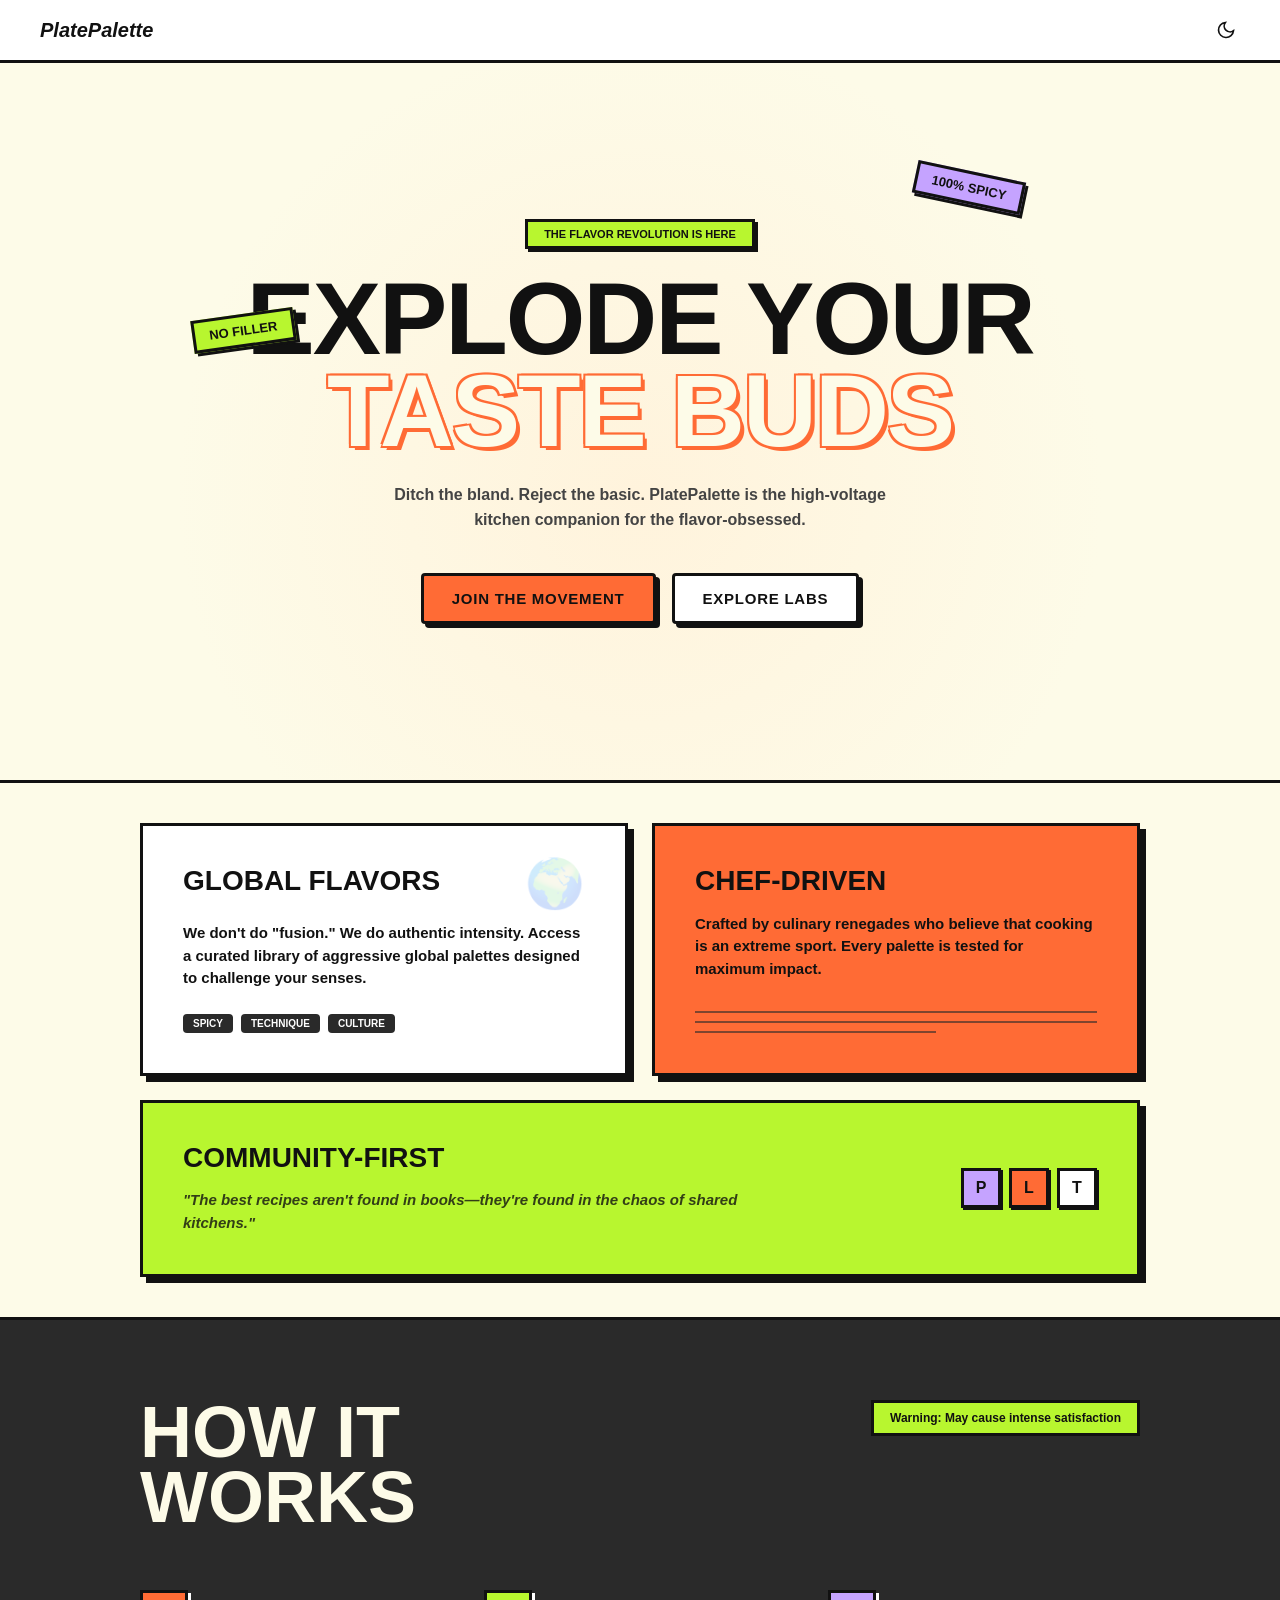
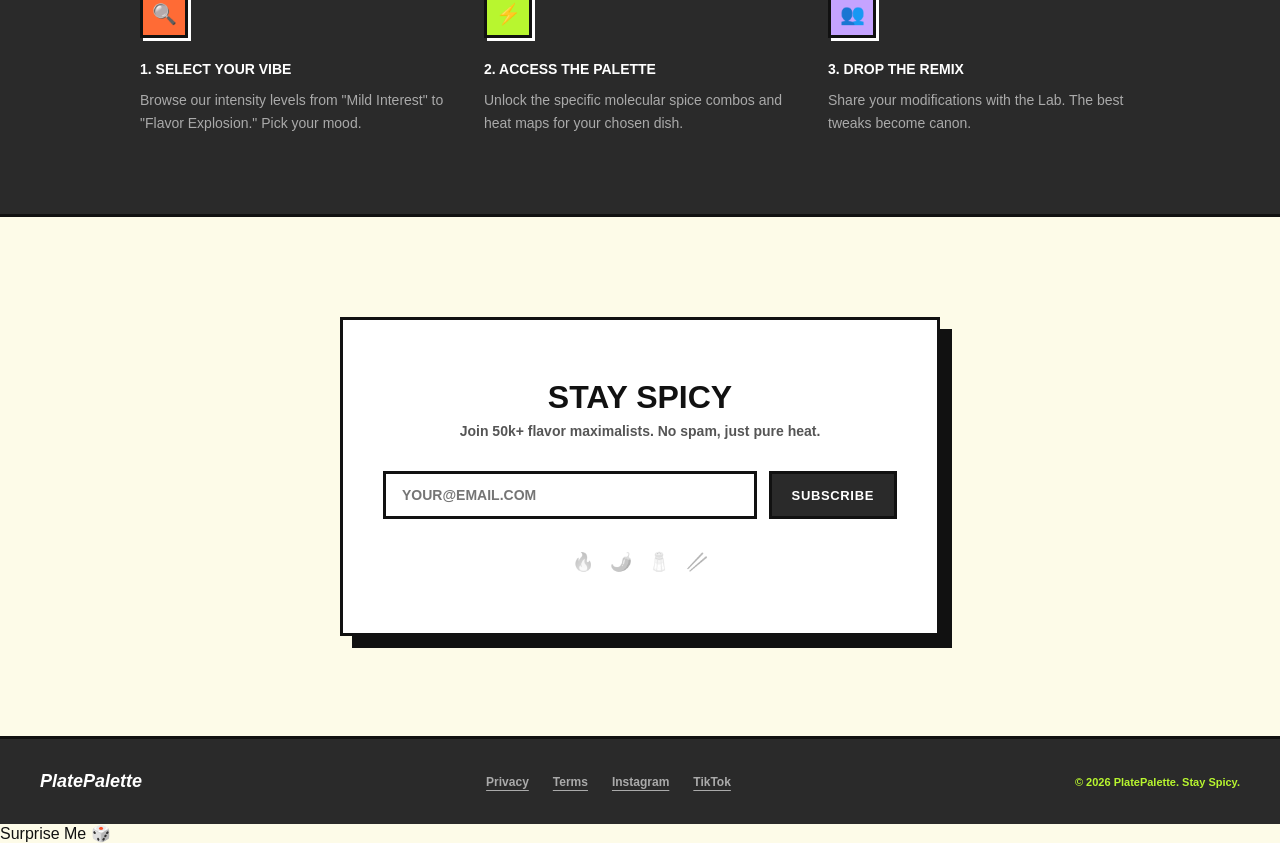
<file: PlatePallate AN/index.html>
<!DOCTYPE html>
<html lang="en">
<head>
  <meta charset="UTF-8" />
  <meta http-equiv="refresh" content="0; url=html/index.html" />
  <title>PlatePalette — Redirecting...</title>
</head>
<body>
  <p>Redirecting to <a href="html/index.html">PlatePalette</a>...</p>
</body>
</html>
</file>
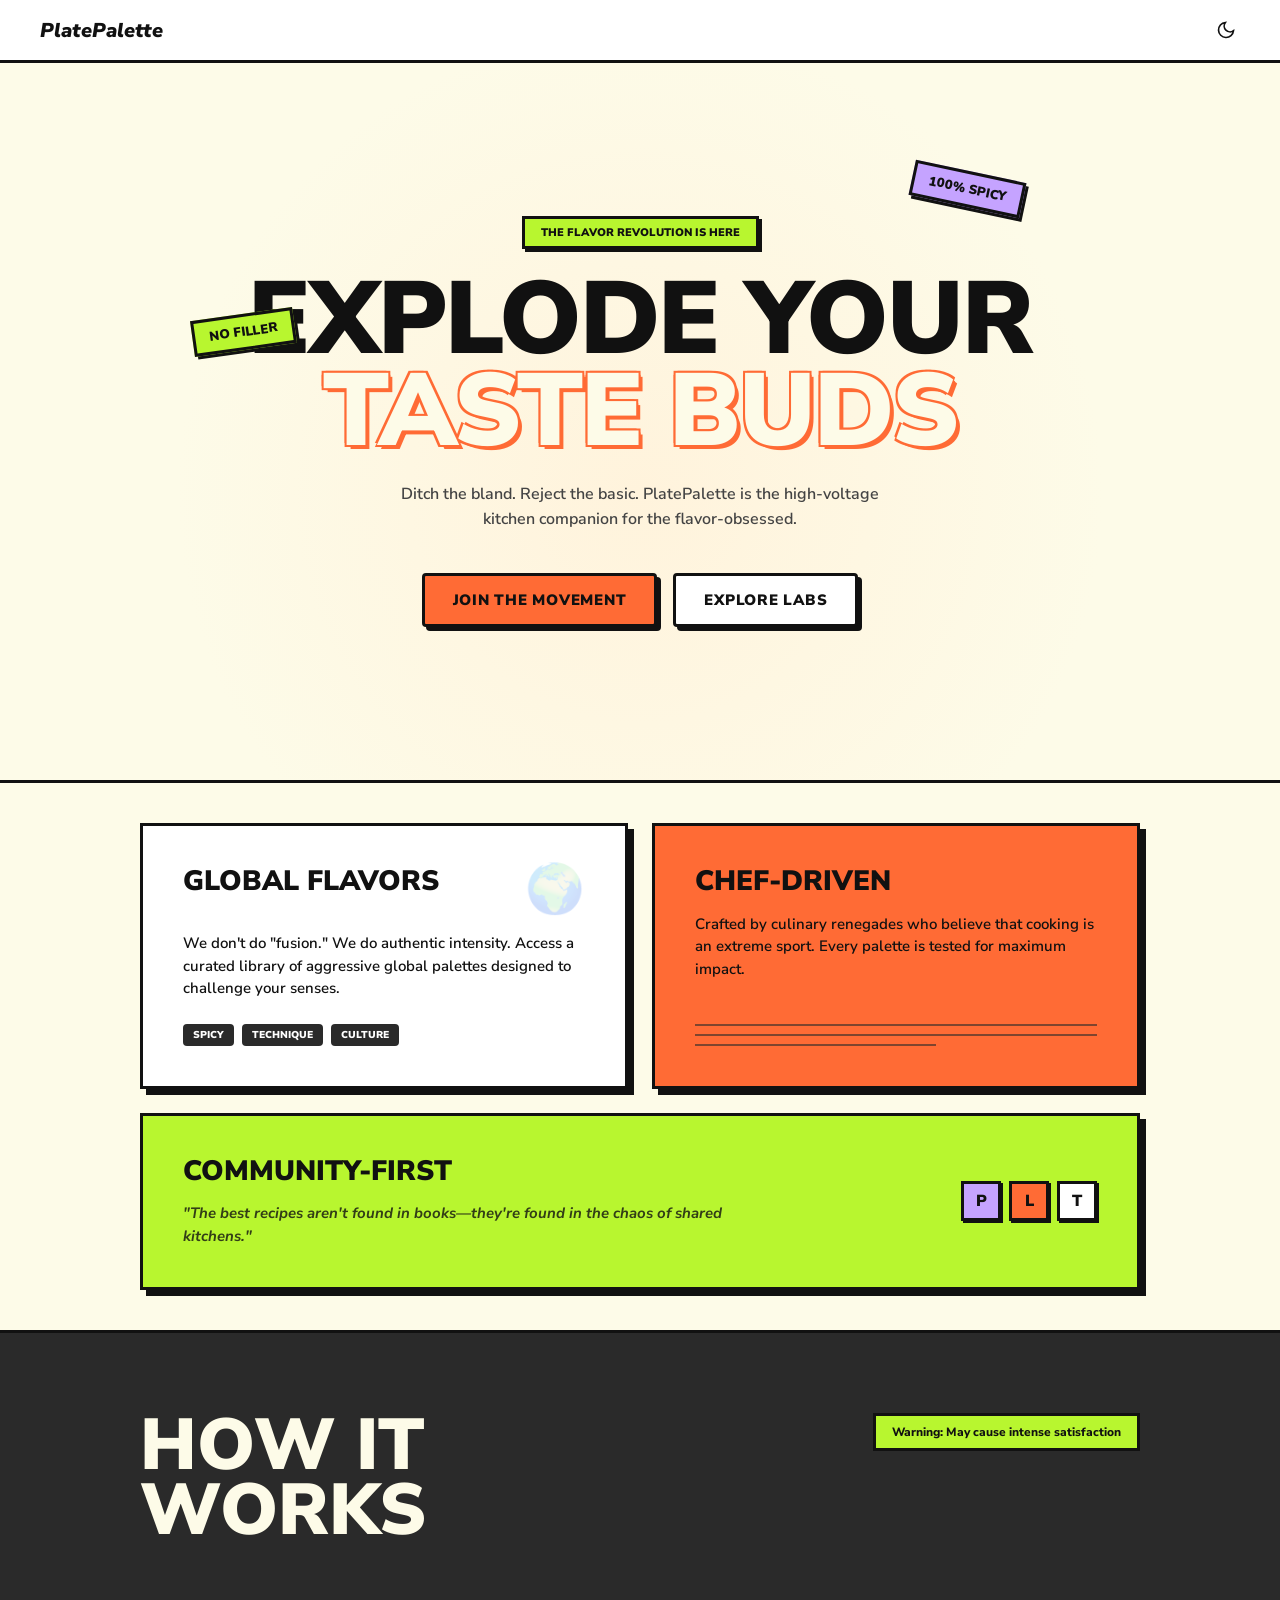
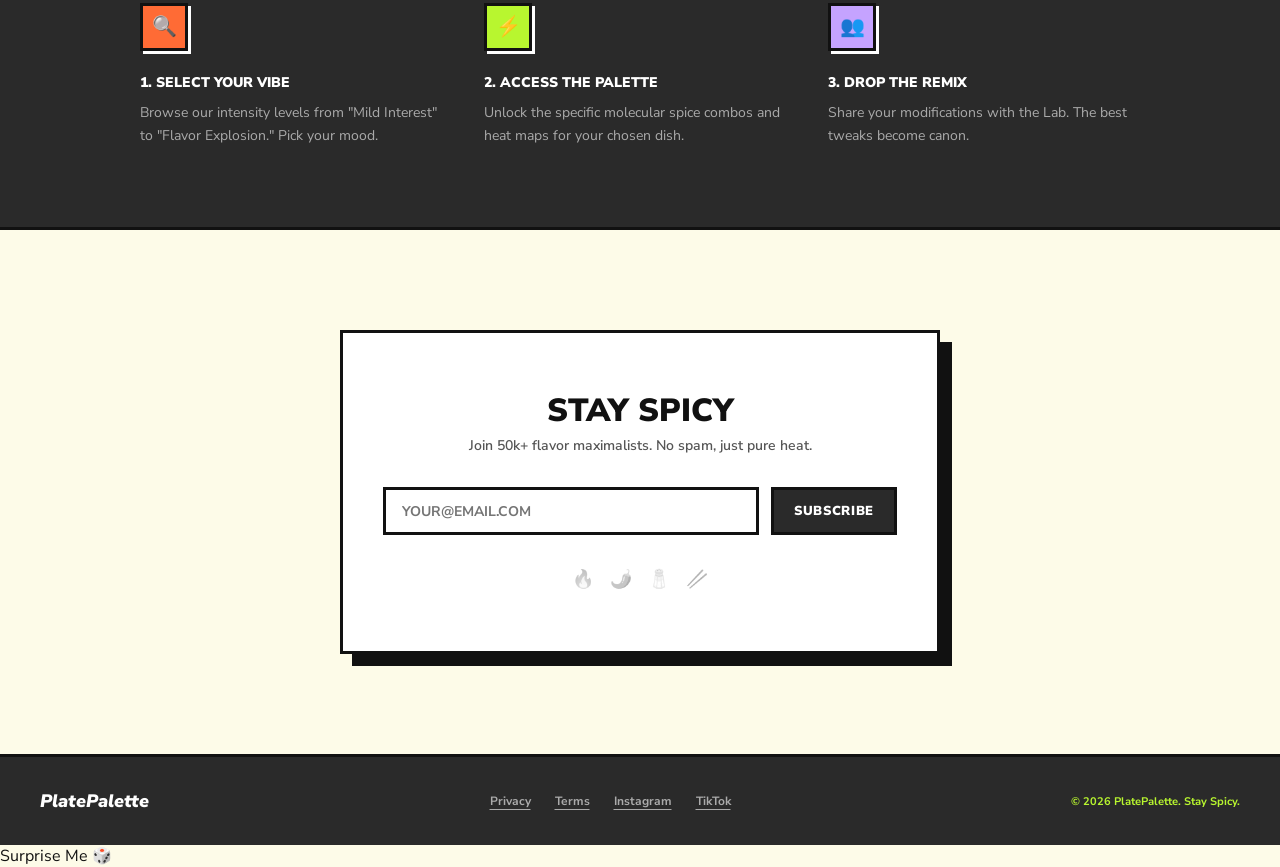
<file: PlatePallate AN/html/index.html>
<!DOCTYPE html>
<html lang="en">

<head>
  <meta charset="UTF-8" />
  <meta name="viewport" content="width=device-width, initial-scale=1.0" />
  <title>PlatePalette — The Flavor Revolution</title>
  <meta name="description" content="PlatePalette is the high-voltage kitchen companion for the flavor-obsessed." />
  <link rel="preconnect" href="https://fonts.googleapis.com" />
  <link rel="preconnect" href="https://fonts.gstatic.com" crossorigin />
  <link
    href="https://fonts.googleapis.com/css2?family=Bebas+Neue&family=Nunito+Sans:ital,wght@0,400;0,700;0,800;0,900;1,700&display=swap"
    rel="stylesheet" />
  <link rel="stylesheet" href="../css/landing.css" />
  <link rel="stylesheet" href="../css/responsive/landing.css" />
</head>

<body>

  <nav class="nb-nav">
    <div class="nb-logo">PlatePalette</div>
    <div class="nb-nav-right">
      <button id="themeToggleBtn" class="theme-toggle" aria-label="Toggle Dark Mode">
        <svg class="moon-icon" width="20" height="20" fill="none" stroke="currentColor" stroke-width="2"
          viewBox="0 0 24 24">
          <path d="M21 12.79A9 9 0 1 1 11.21 3 7 7 0 0 0 21 12.79z"></path>
        </svg>
        <svg class="sun-icon hidden" width="20" height="20" fill="none" stroke="currentColor" stroke-width="2"
          viewBox="0 0 24 24">
          <circle cx="12" cy="12" r="5"></circle>
          <line x1="12" y1="1" x2="12" y2="3"></line>
          <line x1="12" y1="21" x2="12" y2="23"></line>
          <line x1="4.22" y1="4.22" x2="5.64" y2="5.64"></line>
          <line x1="18.36" y1="18.36" x2="19.78" y2="19.78"></line>
          <line x1="1" y1="12" x2="3" y2="12"></line>
          <line x1="21" y1="12" x2="23" y2="12"></line>
          <line x1="4.22" y1="19.78" x2="5.64" y2="18.36"></line>
          <line x1="18.36" y1="5.64" x2="19.78" y2="4.22"></line>
        </svg>
      </button>
    </div>
  </nav>

  <section class="nb-hero">
    <div class="nb-floating nb-float-left">NO FILLER</div>
    <div class="nb-floating nb-float-right">100% SPICY</div>

    <div class="nb-hero-content">
      <div class="nb-badge nb-badge-green">THE FLAVOR REVOLUTION IS HERE</div>
      <h1 class="nb-headline">
        EXPLODE YOUR<br>
        <span class="nb-outline">TASTE BUDS</span>
      </h1>
      <p class="nb-subtext">
        Ditch the bland. Reject the basic. PlatePalette is the high-voltage kitchen companion for the flavor-obsessed.
      </p>
      <div class="nb-hero-ctas">
        <a href="submit.html" class="nb-btn nb-btn-lg nb-orange">JOIN THE MOVEMENT</a>
        <a href="explore.html" class="nb-btn nb-btn-lg nb-white">EXPLORE LABS</a>
      </div>
    </div>
  </section>

  <section class="nb-grid-section">
    <div class="nb-bento">
      <div class="nb-card nb-white nb-card-left">
        <div class="nb-card-header">
          <h2>GLOBAL FLAVORS</h2>
          <div class="nb-icon-globe">🌍</div>
        </div>
        <p>We don't do "fusion." We do authentic intensity. Access a curated library of aggressive global palettes
          designed to challenge your senses.</p>
        <div class="nb-tags">
          <span>SPICY</span><span>TECHNIQUE</span><span>CULTURE</span>
        </div>
      </div>
      <div class="nb-card nb-orange nb-card-right">
        <h2>CHEF-DRIVEN</h2>
        <p>Crafted by culinary renegades who believe that cooking is an extreme sport. Every palette is tested for
          maximum impact.</p>
        <div class="nb-lines">
          <div class="nb-line"></div>
          <div class="nb-line"></div>
          <div class="nb-line" style="width: 60%;"></div>
        </div>
      </div>
      <div class="nb-card nb-green nb-card-full">
        <div class="nb-full-left">
          <h2>COMMUNITY-FIRST</h2>
          <p>"The best recipes aren't found in books—they're found in the chaos of shared kitchens."</p>
        </div>
        <div class="nb-full-right">
          <div class="nb-boxes">
            <div class="nb-box nb-purple">P</div>
            <div class="nb-box nb-orange">L</div>
            <div class="nb-box nb-white">T</div>
          </div>
        </div>
      </div>
    </div>
  </section>

  <section class="nb-how-it-works">
    <div class="nb-hiw-container">
      <div class="nb-hiw-header">
        <h2 class="nb-dark-headline">HOW IT<br>WORKS</h2>
        <div class="nb-warning">Warning: May cause intense satisfaction</div>
      </div>
      <div class="nb-hiw-steps">
        <div class="nb-step">
          <div class="nb-step-icon nb-orange">🔍</div>
          <h3>1. SELECT YOUR VIBE</h3>
          <p>Browse our intensity levels from "Mild Interest" to "Flavor Explosion." Pick your mood.</p>
        </div>
        <div class="nb-step">
          <div class="nb-step-icon nb-green">⚡</div>
          <h3>2. ACCESS THE PALETTE</h3>
          <p>Unlock the specific molecular spice combos and heat maps for your chosen dish.</p>
        </div>
        <div class="nb-step">
          <div class="nb-step-icon nb-purple">👥</div>
          <h3>3. DROP THE REMIX</h3>
          <p>Share your modifications with the Lab. The best tweaks become canon.</p>
        </div>
      </div>
    </div>
  </section>

  <section class="nb-subscribe">
    <div class="nb-sub-box">
      <h2>STAY SPICY</h2>
      <p>Join 50k+ flavor maximalists. No spam, just pure heat.</p>
      <form class="nb-sub-form" onsubmit="event.preventDefault(); alert('Welcome to the revolution! 🌶️');">
        <input type="email" placeholder="YOUR@EMAIL.COM" required />
        <button type="submit" class="nb-btn nb-dark">SUBSCRIBE</button>
      </form>
      <div class="nb-sub-icons">
        <span>🔥</span><span>🌶️</span><span>🧂</span><span>🥢</span>
      </div>
    </div>
  </section>

  <footer class="nb-footer">
    <div class="nb-footer-logo">PlatePalette</div>
    <div class="nb-footer-links">
      <a href="#">Privacy</a>
      <a href="#">Terms</a>
      <a href="#">Instagram</a>
      <a href="#">TikTok</a>
    </div>
    <div class="nb-footer-copy">© 2026 PlatePalette. Stay Spicy.</div>
  </footer>

  <a href="surprise.html" class="nav-surprise-btn">Surprise Me 🎲</a>

  <script src="../js/theme.js"></script>
</body>

</html>
</file>
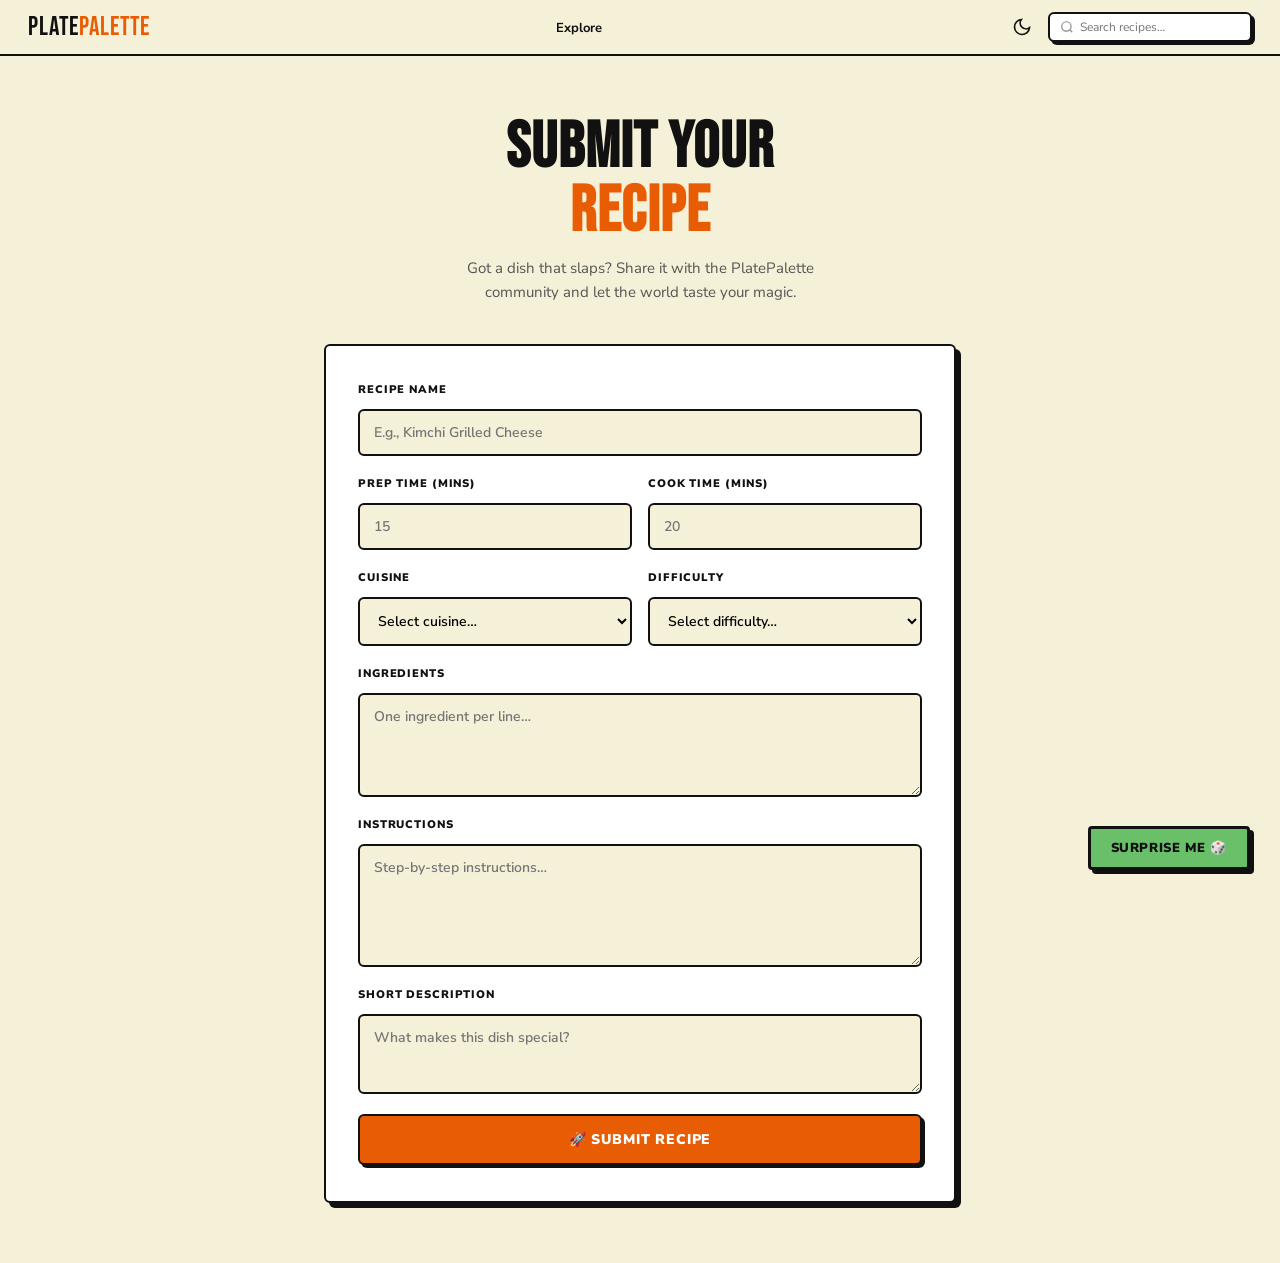
<file: PlatePallate AN/html/submit.html>
<!DOCTYPE html>
<html lang="en">

<head>
  <meta charset="UTF-8" />
  <meta name="viewport" content="width=device-width, initial-scale=1.0" />
  <title>PlatePalette — Submit a Recipe</title>
  <link rel="preconnect" href="https://fonts.googleapis.com" />
  <link rel="preconnect" href="https://fonts.gstatic.com" crossorigin />
  <link
    href="https://fonts.googleapis.com/css2?family=Bebas+Neue&family=Nunito+Sans:wght@400;600;700;800;900&display=swap"
    rel="stylesheet" />
  <link rel="stylesheet" href="../css/styles.css" />
  <link rel="stylesheet" href="../css/responsive/styles.css" />
  <link rel="stylesheet" href="../css/submit.css" />
</head>

<body>

  <nav class="navbar">
    <a href="index.html" class="logo">PLATE<span>PALETTE</span></a>
    <ul class="nav-links">
      <li><a href="explore.html">Explore</a></li>
    </ul>
    <div class="nav-right">
      <button id="themeToggleBtn" class="theme-toggle" aria-label="Toggle Dark Mode">
        <svg class="moon-icon" width="20" height="20" fill="none" stroke="currentColor" stroke-width="2"
          viewBox="0 0 24 24">
          <path d="M21 12.79A9 9 0 1 1 11.21 3 7 7 0 0 0 21 12.79z"></path>
        </svg>
        <svg class="sun-icon hidden" width="20" height="20" fill="none" stroke="currentColor" stroke-width="2"
          viewBox="0 0 24 24">
          <circle cx="12" cy="12" r="5"></circle>
          <line x1="12" y1="1" x2="12" y2="3"></line>
          <line x1="12" y1="21" x2="12" y2="23"></line>
          <line x1="4.22" y1="4.22" x2="5.64" y2="5.64"></line>
          <line x1="18.36" y1="18.36" x2="19.78" y2="19.78"></line>
          <line x1="1" y1="12" x2="3" y2="12"></line>
          <line x1="21" y1="12" x2="23" y2="12"></line>
          <line x1="4.22" y1="19.78" x2="5.64" y2="18.36"></line>
          <line x1="18.36" y1="5.64" x2="19.78" y2="4.22"></line>
        </svg>
      </button>
      <div class="search-box">
        <svg width="14" height="14" fill="none" stroke="currentColor" stroke-width="2" viewBox="0 0 24 24">
          <circle cx="11" cy="11" r="8" />
          <path d="m21 21-4.35-4.35" />
        </svg>
        <input type="text" placeholder="Search recipes…" />
      </div>
    </div>
  </nav>

  <div class="submit-page">
    <div class="submit-header">
      <h1>SUBMIT YOUR<br><span>RECIPE</span></h1>
      <p>Got a dish that slaps? Share it with the PlatePalette community and let the world taste your magic.</p>
    </div>

    <div class="submit-form" id="formCard">
      <form id="recipeForm">
        <div class="form-group">
          <label>Recipe Name</label>
          <input type="text" placeholder="E.g., Kimchi Grilled Cheese" required />
        </div>
        <div class="form-row">
          <div class="form-group">
            <label>Prep Time (mins)</label>
            <input type="number" placeholder="15" required />
          </div>
          <div class="form-group">
            <label>Cook Time (mins)</label>
            <input type="number" placeholder="20" required />
          </div>
        </div>
        <div class="form-row">
          <div class="form-group">
            <label>Cuisine</label>
            <select required>
              <option value="">Select cuisine…</option>
              <option>Italian</option>
              <option>Mexican</option>
              <option>Japanese</option>
              <option>Indian</option>
              <option>French</option>
              <option>American</option>
              <option>Other</option>
            </select>
          </div>
          <div class="form-group">
            <label>Difficulty</label>
            <select required>
              <option value="">Select difficulty…</option>
              <option>Easy</option>
              <option>Medium</option>
              <option>Hard</option>
            </select>
          </div>
        </div>
        <div class="form-group">
          <label>Ingredients</label>
          <textarea rows="4" placeholder="One ingredient per line…" required></textarea>
        </div>
        <div class="form-group">
          <label>Instructions</label>
          <textarea rows="5" placeholder="Step-by-step instructions…" required></textarea>
        </div>
        <div class="form-group">
          <label>Short Description</label>
          <textarea rows="2" placeholder="What makes this dish special?" required></textarea>
        </div>
        <button type="submit" class="submit-btn">🚀 Submit Recipe</button>
      </form>
    </div>

    <div class="success-msg" id="successMsg">
      <div class="big">🎉</div>
      <h2>RECIPE SUBMITTED!</h2>
      <p>Your recipe is now under review. The community will taste your magic soon!</p>
      <a href="explore.html">Browse Recipes →</a>
    </div>
  </div>

  <a href="surprise.html" class="nav-surprise-btn">Surprise Me 🎲</a>

  <script src="../js/submit.js"></script>
  <script src="../js/theme.js"></script>
</body>

</html>
</file>
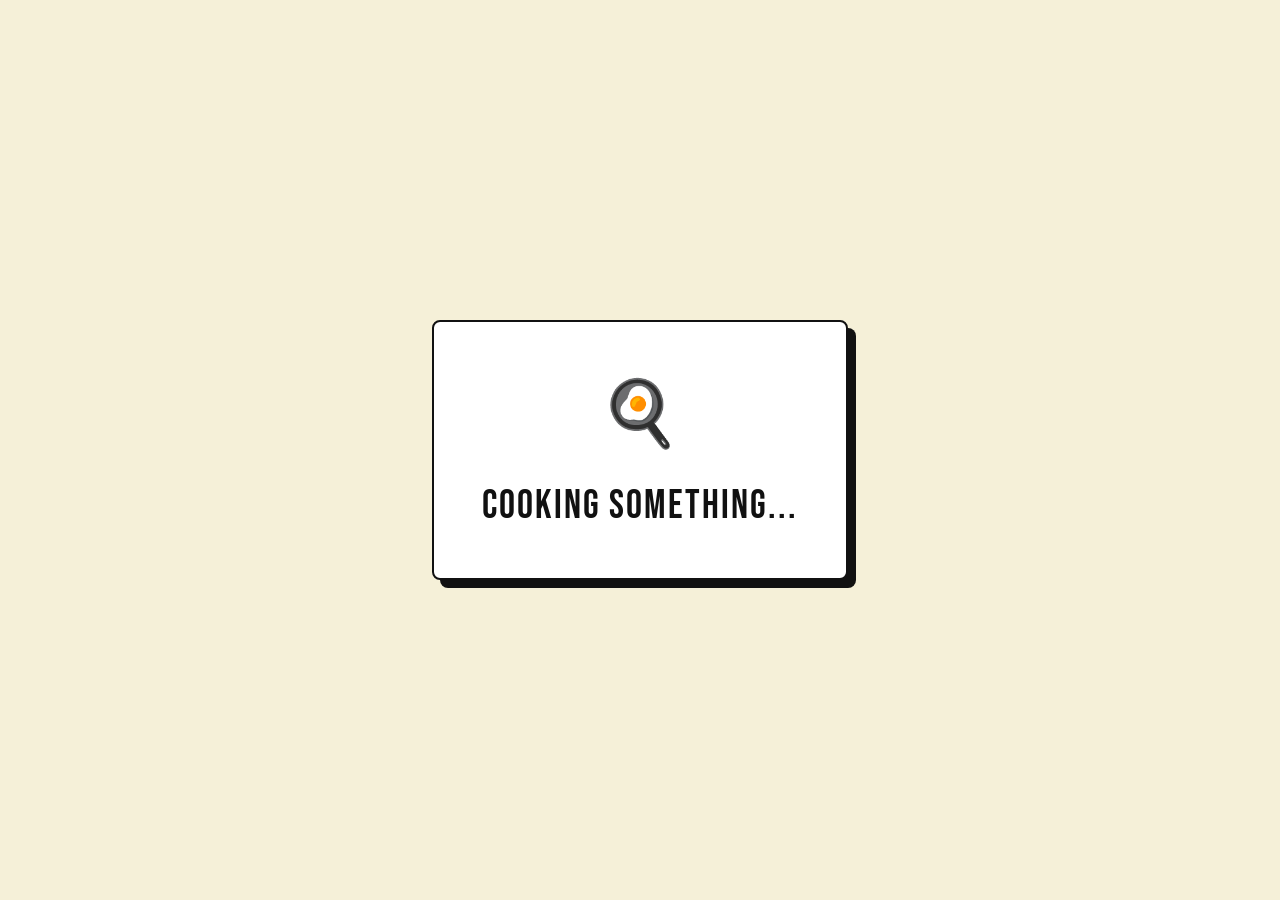
<file: PlatePallate AN/html/surprise.html>
<!DOCTYPE html>
<html lang="en">

<head>
  <meta charset="UTF-8" />
  <meta name="viewport" content="width=device-width, initial-scale=1.0" />
  <title>PlatePalette — Surprise Me</title>
  <link rel="preconnect" href="https://fonts.googleapis.com" />
  <link rel="preconnect" href="https://fonts.gstatic.com" crossorigin />
  <link
    href="https://fonts.googleapis.com/css2?family=Bebas+Neue&family=Nunito+Sans:wght@400;600;700;800;900&display=swap"
    rel="stylesheet" />
  <link rel="stylesheet" href="../css/styles.css" />
  <link rel="stylesheet" href="../css/responsive/styles.css" />
  <link rel="stylesheet" href="../css/surprise.css" />
</head>

<body>

  <div class="loader-container">
    <div class="spatula">🍳</div>
    <div class="cooking-text">Cooking something<span class="dots" id="dots">.</span></div>
  </div>

  <script src="../js/surprise.js"></script>
</body>

</html>
</file>
<file: PlatePallate AN/css/landing.css>
*,
*::before,
*::after {
  box-sizing: border-box;
  margin: 0;
  padding: 0;
}

:root {
  --cream: #fdfbe8;
  --orange: #ff6b35;
  --green: #b8f62f;
  --purple: #c5a3ff;
  --dark: #2a2a2a;
  --black: #111111;
  --white: #ffffff;
  --border: 3px solid var(--black);
  --shadow: 6px 6px 0 var(--black);
  --font-d: 'Bebas Neue', sans-serif;
  --font-b: 'Nunito Sans', sans-serif;
}

body {
  font-family: var(--font-b);
  background: var(--cream);
  color: var(--black);
  overflow-x: hidden;
}

/* ── Typography & Forms ── */
h1,
h2,
h3 {
  line-height: 1.1;
}

a {
  text-decoration: none;
  color: inherit;
}

/* ── Common Components ── */
.nb-btn {
  display: inline-flex;
  align-items: center;
  justify-content: center;
  padding: 10px 20px;
  font-family: var(--font-b);
  font-weight: 900;
  font-size: 13px;
  text-transform: uppercase;
  letter-spacing: 0.05em;
  border: var(--border);
  border-radius: 4px;
  color: var(--black);
  box-shadow: 4px 4px 0 var(--black);
  cursor: pointer;
  transition: transform 0.1s, box-shadow 0.1s;
}

.nb-btn:active {
  transform: translate(4px, 4px);
  box-shadow: 0px 0px 0 var(--black);
}

.nb-btn-lg {
  padding: 14px 28px;
  font-size: 15px;
}

.nb-orange {
  background: var(--orange);
}

.nb-green {
  background: var(--green);
}

.nb-white {
  background: var(--white);
}

.nb-purple {
  background: var(--purple);
}

.nb-dark {
  background: var(--dark);
  color: var(--white);
}

/* ── Navbar ── */
.nb-nav {
  display: flex;
  align-items: center;
  justify-content: space-between;
  padding: 16px 40px;
  border-bottom: var(--border);
  background: var(--white);
  position: sticky;
  top: 0;
  z-index: 100;
}

.nb-logo {
  font-family: var(--font-b);
  font-weight: 900;
  font-size: 20px;
  font-style: italic;
}

.nb-nav-right {
  display: flex;
  gap: 16px;
}

/* ── Hero ── */
.nb-hero {
  position: relative;
  padding: 100px 20px;
  text-align: center;
  border-bottom: var(--border);
  background: radial-gradient(circle at 50% 60%, #fff3dc 0%, var(--cream) 60%);
  min-height: 80vh;
  display: flex;
  flex-direction: column;
  align-items: center;
  justify-content: center;
}

.nb-floating {
  position: absolute;
  padding: 6px 14px;
  border: var(--border);
  font-weight: 900;
  font-size: 13px;
  text-transform: uppercase;
  box-shadow: 3px 3px 0 var(--black);
  z-index: 10;
}

.nb-float-left {
  background: var(--green);
  top: 35%;
  left: 15%;
  transform: rotate(-8deg);
}

.nb-float-right {
  background: var(--purple);
  top: 15%;
  right: 20%;
  transform: rotate(12deg);
}

.nb-badge {
  display: inline-block;
  padding: 6px 16px;
  border: var(--border);
  font-weight: 900;
  font-size: 11px;
  text-transform: uppercase;
  margin-bottom: 24px;
  box-shadow: 3px 3px 0 var(--black);
}

.nb-badge-green {
  background: var(--green);
}

.nb-headline {
  font-family: var(--font-b);
  font-weight: 900;
  font-size: clamp(60px, 8vw, 110px);
  text-transform: uppercase;
  letter-spacing: -0.02em;
  line-height: 0.9;
  margin-bottom: 24px;
}

.nb-outline {
  display: block;
  color: var(--cream);
  text-shadow:
    -2px -2px 0 var(--orange),
    2px -2px 0 var(--orange),
    -2px 2px 0 var(--orange),
    2px 2px 0 var(--orange),
    4px 4px 0 var(--orange);
  /* Extruded effect */
}

.nb-subtext {
  font-size: 16px;
  max-width: 500px;
  margin: 0 auto 40px;
  font-weight: 600;
  line-height: 1.6;
  color: #444;
}

.nb-hero-ctas {
  display: flex;
  gap: 16px;
  justify-content: center;
  flex-wrap: wrap;
}

/* ── Bento Grid ── */
.nb-grid-section {
  padding: 40px;
  background: var(--cream);
  border-bottom: var(--border);
}

.nb-bento {
  max-width: 1000px;
  margin: 0 auto;
  display: grid;
  grid-template-columns: 1fr 1fr;
  gap: 24px;
}

.nb-card {
  border: var(--border);
  padding: 40px;
  box-shadow: var(--shadow);
  display: flex;
  flex-direction: column;
  justify-content: space-between;
}

.nb-card h2 {
  font-weight: 900;
  font-size: 28px;
  margin-bottom: 16px;
  text-transform: uppercase;
}

.nb-card p {
  font-size: 15px;
  font-weight: 600;
  line-height: 1.5;
  margin-bottom: 24px;
}

.nb-card-header {
  display: flex;
  justify-content: space-between;
  align-items: flex-start;
}

.nb-icon-globe {
  font-size: 48px;
  opacity: 0.2;
  transform: translateY(-10px);
}

.nb-tags {
  display: flex;
  gap: 8px;
  flex-wrap: wrap;
}

.nb-tags span {
  padding: 4px 10px;
  background: var(--dark);
  color: var(--white);
  font-size: 10px;
  font-weight: 900;
  border-radius: 4px;
}

.nb-lines {
  display: flex;
  flex-direction: column;
  gap: 8px;
  margin-top: auto;
}

.nb-line {
  height: 2px;
  background: var(--dark);
  width: 100%;
  opacity: 0.6;
}

.nb-card-full {
  grid-column: span 2;
  display: flex;
  flex-direction: row;
  align-items: center;
  justify-content: space-between;
}

.nb-full-left {
  max-width: 600px;
}

.nb-full-left p {
  margin-bottom: 0;
  font-style: italic;
  font-weight: 700;
  opacity: 0.8;
}

.nb-full-right {
  display: flex;
  align-items: center;
}

.nb-boxes {
  display: flex;
  gap: 8px;
}

.nb-box {
  width: 40px;
  height: 40px;
  border: var(--border);
  box-shadow: 2px 2px 0 var(--black);
  display: grid;
  place-items: center;
  font-weight: 900;
  font-size: 16px;
}

/* ── How It Works ── */
.nb-how-it-works {
  background: var(--dark);
  color: var(--white);
  padding: 80px 40px;
  border-bottom: var(--border);
}

.nb-hiw-container {
  max-width: 1000px;
  margin: 0 auto;
}

.nb-hiw-header {
  display: flex;
  justify-content: space-between;
  align-items: flex-start;
  margin-bottom: 60px;
  flex-wrap: wrap;
  gap: 24px;
}

.nb-dark-headline {
  font-family: var(--font-b);
  font-weight: 900;
  font-size: clamp(48px, 6vw, 72px);
  color: var(--cream);
  line-height: 0.9;
}

.nb-warning {
  background: var(--green);
  color: var(--black);
  padding: 8px 16px;
  font-weight: 800;
  font-size: 12px;
  border: var(--border);
}

.nb-hiw-steps {
  display: grid;
  grid-template-columns: repeat(3, 1fr);
  gap: 32px;
}

.nb-step-icon {
  width: 48px;
  height: 48px;
  border: var(--border);
  display: grid;
  place-items: center;
  font-size: 20px;
  font-weight: 900;
  color: var(--black);
  margin-bottom: 24px;
  box-shadow: 3px 3px 0 var(--white);
}

.nb-step h3 {
  font-size: 14px;
  font-weight: 900;
  margin-bottom: 12px;
  color: var(--white);
  text-transform: uppercase;
}

.nb-step p {
  font-size: 14px;
  line-height: 1.6;
  color: #aaa;
}

/* ── Subscribe ── */
.nb-subscribe {
  padding: 100px 20px;
  background: var(--cream);
  border-bottom: var(--border);
}

.nb-sub-box {
  max-width: 600px;
  margin: 0 auto;
  background: var(--white);
  border: var(--border);
  padding: 60px 40px;
  text-align: center;
  box-shadow: 12px 12px 0 var(--black);
}

.nb-sub-box h2 {
  font-weight: 900;
  font-size: 32px;
  margin-bottom: 8px;
}

.nb-sub-box p {
  font-size: 14px;
  font-weight: 600;
  color: #555;
  margin-bottom: 32px;
}

.nb-sub-form {
  display: flex;
  gap: 12px;
  height: 48px;
}

.nb-sub-form input {
  flex: 1;
  border: var(--border);
  padding: 0 16px;
  font-family: var(--font-b);
  font-weight: 700;
  font-size: 14px;
  outline: none;
  background: transparent;
}

.nb-sub-form button {
  height: 100%;
  border-radius: 0;
  box-shadow: none;
}

.nb-sub-form button:active {
  transform: translate(2px, 2px);
}

.nb-sub-icons {
  margin-top: 32px;
  display: flex;
  justify-content: center;
  gap: 16px;
  font-size: 18px;
  filter: grayscale(100%);
  opacity: 0.4;
}

/* ── Footer ── */
.nb-footer {
  background: var(--dark);
  color: var(--white);
  padding: 32px 40px;
  display: flex;
  align-items: center;
  justify-content: space-between;
  flex-wrap: wrap;
  gap: 24px;
}

.nb-footer-logo {
  font-weight: 900;
  font-style: italic;
  font-size: 18px;
  color: var(--white);
}

.nb-footer-links {
  display: flex;
  gap: 24px;
}

.nb-footer-links a {
  font-size: 12px;
  font-weight: 700;
  color: #aaa;
  text-decoration: underline;
  text-decoration-thickness: 1px;
  text-underline-offset: 4px;
}

.nb-footer-links a:hover {
  color: var(--orange);
}

.nb-footer-copy {
  font-size: 11px;
  font-weight: 700;
  color: #b8f62f;
}

/* --- Theme Toggle --- */
.theme-toggle {
  background: transparent; border: none; cursor: pointer;
  display: flex; align-items: center; justify-content: center;
  color: var(--black); padding: 4px;
}
.theme-toggle:hover { color: var(--orange); }
.hidden { display: none !important; }

/* --- Dark Mode Overrides for Landing Page --- */
body.dark-mode {
  --cream: #18191a;
  --dark: #000000;
  --black: #e4e6eb;
  --white: #242526;
  background: var(--cream);
  color: var(--black);
}

body.dark-mode .nb-hero { background: radial-gradient(circle at 50% 60%, #242526 0%, var(--cream) 60%); }
body.dark-mode .nb-outline { text-shadow: -2px -2px 0 var(--orange), 2px -2px 0 var(--orange), -2px 2px 0 var(--orange), 2px 2px 0 var(--orange), 4px 4px 0 var(--orange); }

body.dark-mode .nb-subtext, 
body.dark-mode .nb-step p, 
body.dark-mode .nb-sub-box p { color: #aaa; }

body.dark-mode .nb-how-it-works,
body.dark-mode .nb-dark-headline,
body.dark-mode .nb-step h3,
body.dark-mode .nb-footer,
body.dark-mode .nb-footer-logo,
body.dark-mode .nb-tags span { color: var(--black); }

body.dark-mode .nb-btn { color: #111; }
body.dark-mode .nb-btn.nb-white,
body.dark-mode .nb-btn.nb-dark { color: #e4e6eb; }

body.dark-mode .nb-orange,
body.dark-mode .nb-green,
body.dark-mode .nb-purple,
body.dark-mode .nb-warning,
body.dark-mode .nb-float-left,
body.dark-mode .nb-float-right,
body.dark-mode .nb-badge-green { color: #111; }
</file>
<file: PlatePallate AN/css/responsive/landing.css>
/* --- landing.css --- */
@media (max-width: 900px) {
  .nb-bento { grid-template-columns: 1fr; }
  .nb-card-full { flex-direction: column; align-items: flex-start; gap: 24px; }
  .nb-hiw-steps { grid-template-columns: 1fr; gap: 48px; }
  .nb-sub-form { flex-direction: column; height: auto; }
  .nb-sub-form input { height: 48px; }
  .nb-sub-form button { padding: 16px; }
}
@media (max-width: 600px) {
  .nb-nav { padding: 16px 20px; flex-direction: column; gap: 16px; }
  .nb-float-left, .nb-float-right { display: none; }
  .nb-hero { padding: 80px 20px; }
  .nb-grid-section, .nb-how-it-works, .nb-subscribe { padding: 48px 20px; }
  .nb-sub-box { padding: 40px 20px; }
  .nb-footer { flex-direction: column; align-items: flex-start; }
}
</file>
<file: PlatePallate AN/css/styles.css>
*,
*::before,
*::after {
  box-sizing: border-box;
  margin: 0;
  padding: 0;
}

:root {
  --cream: #f5f0d8;
  --cream2: #ede8c4;
  --black: #111111;
  --orange: #e85d04;
  --orange2: #fa7921;
  --green: #6abf69;
  --purple: #7b5ea7;
  --red: #e63946;
  --blue: #4361ee;
  --border: 2.5px solid var(--black);
  --radius: 6px;
  --shadow: 3px 3px 0 var(--black);
  --shadow-lg: 5px 5px 0 var(--black);
  --font-body: 'Nunito Sans', sans-serif;
  --font-display: 'Bebas Neue', sans-serif;
}

html {
  scroll-behavior: smooth;
}

body {
  background: var(--cream);
  font-family: var(--font-body);
  color: var(--black);
  min-height: 100vh;
}

.navbar {
  display: flex;
  align-items: center;
  justify-content: space-between;
  padding: 0 28px;
  height: 56px;
  background: var(--cream);
  border-bottom: var(--border);
  position: sticky;
  top: 0;
  z-index: 100;
}

.logo {
  font-family: var(--font-display);
  font-size: 26px;
  letter-spacing: 1px;
  color: var(--black);
  text-decoration: none;
}

.logo span {
  color: var(--orange);
}

.nav-links {
  display: flex;
  gap: 24px;
  list-style: none;
}

.nav-links a {
  font-size: 13px;
  font-weight: 700;
  text-decoration: none;
  color: var(--black);
  transition: color .15s;
}

.nav-links a:hover {
  color: var(--orange);
}

.nav-right {
  display: flex;
  align-items: center;
  gap: 12px;
}

.search-box {
  display: flex;
  align-items: center;
  border: var(--border);
  border-radius: var(--radius);
  background: #fff;
  padding: 5px 10px;
  gap: 6px;
  box-shadow: var(--shadow);
}

.search-box input {
  border: none;
  outline: none;
  font-size: 12px;
  font-family: var(--font-body);
  background: transparent;
  width: 160px;
}

.search-box svg {
  color: #888;
  flex-shrink: 0;
}

.avatar {
  width: 34px;
  height: 34px;
  border-radius: 50%;
  border: var(--border);
  background: var(--orange);
  display: grid;
  place-items: center;
  font-weight: 900;
  font-size: 14px;
  color: #fff;
  cursor: pointer;
  box-shadow: var(--shadow);
  text-decoration: none;
}

.nav-icon-btn {
  width: 34px;
  height: 34px;
  border: var(--border);
  border-radius: 50%;
  background: #fff;
  display: grid;
  place-items: center;
  text-decoration: none;
  color: var(--black);
  box-shadow: var(--shadow);
  transition: background .15s;
}

.nav-icon-btn:hover {
  background: var(--cream2);
}

.nav-active {
  color: var(--orange) !important;
  border-bottom: 2px solid var(--orange);
  padding-bottom: 2px;
}

.nav-surprise-btn {
  position: fixed;
  bottom: 30px;
  right: 30px;
  z-index: 1000;
  display: inline-flex;
  align-items: center;
  justify-content: center;
  padding: 10px 20px;
  font-family: var(--font-body);
  font-weight: 900;
  font-size: 13px;
  text-transform: uppercase;
  letter-spacing: 0.05em;
  border: 3px solid var(--black);
  border-radius: 4px;
  background: var(--green);
  color: var(--black) !important;
  box-shadow: 4px 4px 0 var(--black);
  cursor: pointer;
  transition: transform 0.1s, box-shadow 0.1s;
  text-decoration: none;
}

.nav-surprise-btn:active {
  transform: translate(4px, 4px);
  box-shadow: 0px 0px 0 var(--black);
}

.fab-plus {
  position: fixed;
  bottom: 80px;
  right: 30px;
  z-index: 1000;
  width: 48px;
  height: 48px;
  display: grid;
  place-items: center;
  font-size: 26px;
  font-weight: 900;
  color: #fff;
  background: var(--orange);
  border: 3px solid var(--black);
  border-radius: 50%;
  box-shadow: 4px 4px 0 var(--black);
  cursor: pointer;
  text-decoration: none;
  transition: transform 0.15s, box-shadow 0.15s;
}

.fab-plus:hover {
  transform: translate(-2px, -2px) rotate(90deg);
  box-shadow: 6px 6px 0 var(--black);
}

.app-layout {
  display: flex;
  min-height: calc(100vh - 56px);
}

.sidebar {
  width: 176px;
  flex-shrink: 0;
  border-right: var(--border);
  padding: 24px 0;
  display: flex;
  flex-direction: column;
  gap: 4px;
  position: sticky;
  top: 56px;
  height: calc(100vh - 56px);
  overflow-y: auto;
}

.sidebar-header {
  padding: 0 18px 10px;
  font-size: 11px;
  font-weight: 900;
  text-transform: uppercase;
  letter-spacing: .08em;
  color: #888;
}

.sidebar-sub {
  padding: 0 18px 16px;
  font-size: 10px;
  color: #aaa;
}

.cat-item {
  display: flex;
  align-items: center;
  gap: 10px;
  padding: 9px 20px;
  font-size: 13px;
  font-weight: 700;
  cursor: pointer;
  border-left: 3px solid transparent;
  transition: all .15s;
}

.cat-item:hover {
  background: var(--cream2);
  border-left-color: var(--orange);
  color: var(--orange);
}

.cat-item.active {
  background: #fff;
  border-left-color: var(--orange);
  border-left-width: 4px;
  color: var(--orange);
  box-shadow: var(--shadow);
}

.cat-item .cat-icon {
  font-size: 16px;
}

.sidebar-bottom {
  margin-top: auto;
  padding: 16px;
  display: flex;
  flex-direction: column;
  gap: 8px;
}

.sidebar-all-link {
  display: block;
  text-align: center;
  font-size: 12px;
  font-weight: 800;
  color: var(--black);
  text-decoration: none;
  border-bottom: 2px solid var(--orange);
  padding-bottom: 1px;
  width: fit-content;
  margin: 0 auto;
  transition: color .15s;
}

.sidebar-all-link:hover {
  color: var(--orange);
}

.submit-btn {
  display: block;
  width: 100%;
  padding: 12px;
  background: var(--orange);
  color: #fff;
  font-family: var(--font-body);
  font-size: 13px;
  font-weight: 900;
  text-transform: uppercase;
  letter-spacing: .05em;
  text-align: center;
  text-decoration: none;
  border: var(--border);
  border-radius: var(--radius);
  box-shadow: var(--shadow);
  cursor: pointer;
  transition: transform .1s, box-shadow .1s;
}

.submit-btn:hover {
  transform: translate(-1px, -1px);
  box-shadow: var(--shadow-lg);
}

.submit-btn:active {
  transform: translate(2px, 2px);
  box-shadow: none;
}

.main-content {
  flex: 1;
  padding: 40px 48px;
  max-width: 1300px;
  margin: 0 auto;
  overflow: hidden;
}

.vault-badge {
  display: inline-block;
  background: var(--purple);
  color: #fff;
  font-size: 10px;
  font-weight: 900;
  text-transform: uppercase;
  letter-spacing: .1em;
  padding: 4px 10px;
  border-radius: 20px;
  margin-bottom: 10px;
}

.vault-title {
  font-family: var(--font-display);
  font-size: 64px;
  line-height: 1;
  letter-spacing: 2px;
}

.vault-title span {
  color: var(--orange);
}

.vault-subtitle {
  font-size: 14px;
  color: #555;
  margin-top: 8px;
  max-width: 460px;
}

.quick-sort {
  display: flex;
  align-items: center;
  gap: 10px;
  margin: 20px 0;
  flex-wrap: wrap;
}

.qs-label {
  font-size: 11px;
  font-weight: 900;
  text-transform: uppercase;
  letter-spacing: .08em;
  color: #888;
}

.qs-btn {
  padding: 7px 16px;
  font-family: var(--font-body);
  font-size: 12px;
  font-weight: 700;
  border: var(--border);
  border-radius: 20px;
  background: transparent;
  cursor: pointer;
  transition: all .15s;
}

.qs-btn:hover,
.qs-btn.active {
  background: var(--orange);
  color: #fff;
  box-shadow: var(--shadow);
}

.featured-row {
  display: grid;
  grid-template-columns: 1fr 320px;
  gap: 32px;
  margin-bottom: 36px;
}

.hero-card {
  border: 2.5px solid var(--blue);
  border-radius: var(--radius);
  background: #fff;
  display: grid;
  grid-template-columns: 210px 1fr;
  overflow: hidden;
  box-shadow: var(--shadow-lg);
  position: relative;
}

.hero-img-wrap {
  position: relative;
  background: var(--cream2);
  display: flex;
  align-items: center;
  justify-content: center;
  overflow: hidden;
}

.hero-img-wrap img {
  width: 100%;
  height: 100%;
  object-fit: cover;
}

.safe-work-label {
  position: absolute;
  bottom: 10px;
  left: 0;
  right: 0;
  text-align: center;
  font-size: 10px;
  font-weight: 700;
  color: #fff;
  background: rgba(0, 0, 0, .45);
  padding: 3px 0;
}

.hero-body {
  padding: 18px 16px 14px;
  display: flex;
  flex-direction: column;
}

.hero-body h2 {
  font-size: 20px;
  font-weight: 900;
  line-height: 1.2;
  margin-bottom: 8px;
}

.hero-body p {
  font-size: 12px;
  color: #555;
  line-height: 1.55;
  flex: 1;
}

.hero-tags {
  display: flex;
  gap: 6px;
  margin: 12px 0;
}

.tag {
  padding: 3px 10px;
  font-size: 10px;
  font-weight: 900;
  text-transform: uppercase;
  border-radius: 3px;
}

.tag-green {
  background: var(--green);
  color: #fff;
}

.tag-gray {
  background: #444;
  color: #fff;
}

.tag-orange {
  background: var(--orange);
  color: #fff;
}

.tag-red {
  background: var(--red);
  color: #fff;
}

.tag-blue {
  background: var(--blue);
  color: #fff;
}

.cook-btn {
  width: 100%;
  padding: 11px;
  background: var(--orange);
  color: #fff;
  font-family: var(--font-body);
  font-size: 13px;
  font-weight: 900;
  text-transform: uppercase;
  letter-spacing: .05em;
  border: var(--border);
  border-radius: var(--radius);
  cursor: pointer;
  box-shadow: var(--shadow);
  transition: transform .1s, box-shadow .1s;
}

.cook-btn:hover {
  transform: translate(-1px, -1px);
  box-shadow: var(--shadow-lg);
}

.cook-btn:active {
  transform: translate(2px, 2px);
  box-shadow: none;
}

.side-stack {
  display: flex;
  flex-direction: column;
  gap: 14px;
}

.small-card {
  border: var(--border);
  border-radius: var(--radius);
  background: #fff;
  overflow: hidden;
  box-shadow: var(--shadow);
  cursor: pointer;
  transition: transform .15s, box-shadow .15s;
}

.small-card:hover {
  transform: translate(-2px, -2px);
  box-shadow: var(--shadow-lg);
}

.small-card .card-img {
  width: 100%;
  height: 130px;
  object-fit: cover;
  display: block;
  background: var(--cream2);
}

.small-card-body {
  padding: 10px 12px 8px;
}

.small-card-body h3 {
  font-size: 12px;
  font-weight: 900;
  margin-bottom: 6px;
}

.quick-view-btn {
  width: 100%;
  padding: 7px;
  font-family: var(--font-body);
  font-size: 11px;
  font-weight: 800;
  border: var(--border);
  border-radius: var(--radius);
  background: transparent;
  cursor: pointer;
  transition: background .15s;
}

.quick-view-btn:hover {
  background: var(--black);
  color: #fff;
}

.cook-this-btn {
  width: 100%;
  padding: 7px;
  background: var(--orange);
  color: #fff;
  font-family: var(--font-body);
  font-size: 11px;
  font-weight: 800;
  border: var(--border);
  border-radius: var(--radius);
  cursor: pointer;
  box-shadow: 2px 2px 0 var(--black);
  transition: transform .1s;
}

.cook-this-btn:hover {
  transform: translate(-1px, -1px);
  box-shadow: var(--shadow);
}

.card-bookmark {
  position: absolute;
  top: 8px;
  right: 8px;
  width: 26px;
  height: 26px;
  background: #fff;
  border: var(--border);
  border-radius: 4px;
  display: grid;
  place-items: center;
  cursor: pointer;
  font-size: 14px;
}

.section-title {
  font-size: 18px;
  font-weight: 900;
  display: flex;
  align-items: center;
  gap: 12px;
  margin-bottom: 16px;
}

.section-title::after {
  content: '';
  flex: 1;
  height: 2px;
  background: var(--black);
}

.recent-row {
  display: flex;
  gap: 12px;
  overflow-x: auto;
  padding-bottom: 8px;
  margin-bottom: 36px;
}

.recent-row::-webkit-scrollbar {
  height: 4px;
}

.recent-row::-webkit-scrollbar-thumb {
  background: var(--orange);
  border-radius: 4px;
}

.recent-card {
  flex-shrink: 0;
  width: 100px;
  cursor: pointer;
}

.recent-img {
  width: 100px;
  height: 90px;
  border: var(--border);
  border-radius: var(--radius);
  object-fit: cover;
  background: var(--cream2);
  display: block;
  transition: transform .15s, box-shadow .15s;
}

.recent-card:hover .recent-img {
  transform: translate(-2px, -2px);
  box-shadow: var(--shadow);
}

.recent-name {
  font-size: 10px;
  font-weight: 700;
  margin-top: 6px;
  text-transform: uppercase;
  letter-spacing: .04em;
}

.recent-time {
  font-size: 10px;
  color: #888;
  margin-top: 2px;
}

.view-history-card {
  flex-shrink: 0;
  width: 100px;
  height: 90px;
  border: 2px dashed #bbb;
  border-radius: var(--radius);
  display: flex;
  flex-direction: column;
  align-items: center;
  justify-content: center;
  gap: 4px;
  cursor: pointer;
  color: #888;
  font-size: 10px;
  font-weight: 700;
  text-align: center;
  transition: border-color .15s, color .15s;
}

.view-history-card:hover {
  border-color: var(--orange);
  color: var(--orange);
}

.collection-grid {
  display: grid;
  grid-template-columns: repeat(4, 1fr);
  gap: 32px;
  margin-bottom: 40px;
}

.coll-card {
  border: var(--border);
  border-radius: var(--radius);
  background: #fff;
  overflow: hidden;
  box-shadow: var(--shadow);
  cursor: pointer;
  transition: transform .15s, box-shadow .15s;
  display: flex;
  flex-direction: column;
}

.coll-card:hover {
  transform: translate(-3px, -3px);
  box-shadow: var(--shadow-lg);
}

.coll-img-wrap {
  position: relative;
}

.coll-img {
  width: 100%;
  height: 150px;
  object-fit: cover;
  display: block;
  background: var(--cream2);
}

.coll-badge {
  position: absolute;
  top: 10px;
  left: 10px;
  padding: 3px 8px;
  font-size: 9px;
  font-weight: 900;
  text-transform: uppercase;
  letter-spacing: .06em;
  border: var(--border);
  border-radius: 3px;
}

.badge-breakfast {
  background: var(--green);
  color: #fff;
}

.badge-spicy {
  background: var(--orange);
  color: #fff;
}

.badge-premium {
  background: var(--black);
  color: #fff;
}

.badge-vegan {
  background: var(--green);
  color: #fff;
}

.badge-seafood {
  background: var(--blue);
  color: #fff;
}

.coll-body {
  padding: 14px 14px 12px;
  flex: 1;
  display: flex;
  flex-direction: column;
}

.coll-body h3 {
  font-size: 14px;
  font-weight: 900;
  margin-bottom: 6px;
}

.coll-body p {
  font-size: 11px;
  color: #666;
  line-height: 1.5;
  flex: 1;
}

.coll-footer {
  display: flex;
  align-items: center;
  gap: 8px;
  margin-top: 12px;
}

.icon-btn {
  width: 30px;
  height: 30px;
  border: var(--border);
  border-radius: var(--radius);
  background: transparent;
  display: grid;
  place-items: center;
  cursor: pointer;
  font-size: 14px;
  transition: background .15s;
}

.icon-btn:hover {
  background: var(--cream2);
}

.coll-cook-btn {
  flex: 1;
  padding: 8px;
  border: var(--border);
  border-radius: var(--radius);
  background: transparent;
  font-family: var(--font-body);
  font-size: 12px;
  font-weight: 800;
  cursor: pointer;
  transition: background .15s;
}

.coll-cook-btn:hover {
  background: var(--black);
  color: #fff;
}

.empty-state {
  text-align: center;
  padding: 60px 0;
  color: #aaa;
  display: none;
}

.empty-state .big {
  font-size: 48px;
}

.empty-state p {
  font-size: 14px;
  margin-top: 8px;
}

.fab {
  position: fixed;
  bottom: 90px;
  right: 28px;
  width: 48px;
  height: 48px;
  background: var(--green);
  border: var(--border);
  border-radius: 50%;
  display: grid;
  place-items: center;
  font-size: 26px;
  color: #fff;
  cursor: pointer;
  box-shadow: var(--shadow-lg);
  transition: transform .15s, box-shadow .15s;
  z-index: 200;
}

.fab:hover {
  transform: translate(-2px, -2px) rotate(90deg);
  box-shadow: 6px 6px 0 var(--black);
}

.modal-overlay {
  position: fixed;
  inset: 0;
  background: rgba(0, 0, 0, .5);
  z-index: 300;
  display: flex;
  align-items: center;
  justify-content: center;
  opacity: 0;
  pointer-events: none;
  transition: opacity .2s;
}

.modal-overlay.open {
  opacity: 1;
  pointer-events: all;
}

.modal {
  background: var(--cream);
  border: var(--border);
  border-radius: var(--radius);
  box-shadow: var(--shadow-lg);
  width: 500px;
  max-width: 92vw;
  padding: 28px;
  transform: translateY(20px);
  transition: transform .2s;
}

.modal-overlay.open .modal {
  transform: translateY(0);
}

.modal h2 {
  font-size: 22px;
  font-weight: 900;
  margin-bottom: 20px;
}

.modal-form {
  display: flex;
  flex-direction: column;
  gap: 14px;
}

.form-row {
  display: grid;
  grid-template-columns: 1fr 1fr;
  gap: 12px;
}

.form-group {
  display: flex;
  flex-direction: column;
  gap: 6px;
}

.form-group label {
  font-size: 11px;
  font-weight: 800;
  text-transform: uppercase;
  letter-spacing: .06em;
}

.form-group input,
.form-group select,
.form-group textarea {
  border: var(--border);
  border-radius: var(--radius);
  padding: 9px 12px;
  font-family: var(--font-body);
  font-size: 13px;
  background: #fff;
  outline: none;
  transition: box-shadow .15s;
}

.form-group input:focus,
.form-group select:focus,
.form-group textarea:focus {
  box-shadow: var(--shadow);
}

.form-group textarea {
  resize: vertical;
  min-height: 80px;
}

.modal-actions {
  display: flex;
  gap: 10px;
  margin-top: 4px;
}

.cancel-btn {
  flex: 1;
  padding: 11px;
  font-family: var(--font-body);
  font-size: 13px;
  font-weight: 800;
  border: var(--border);
  border-radius: var(--radius);
  background: transparent;
  cursor: pointer;
}

.cancel-btn:hover {
  background: var(--cream2);
}

.toast {
  position: fixed;
  bottom: 90px;
  right: 28px;
  background: var(--black);
  color: #fff;
  font-size: 13px;
  font-weight: 700;
  padding: 12px 20px;
  border-radius: var(--radius);
  box-shadow: var(--shadow);
  opacity: 0;
  transform: translateY(10px);
  transition: opacity .2s, transform .2s;
  z-index: 400;
  pointer-events: none;
}

.toast.show {
  opacity: 1;
  transform: translateY(0);
}

/* --- Theme Toggle --- */
.theme-toggle {
  background: transparent; border: none; cursor: pointer;
  display: flex; align-items: center; justify-content: center;
  color: var(--black); padding: 4px;
}
.theme-toggle:hover { color: var(--orange); }
.hidden { display: none !important; }

/* --- Dark Mode Overrides --- */
body.dark-mode {
  --cream: #18191a;
  --cream2: #242526;
  --black: #e4e6eb;
  background: var(--cream);
  color: var(--black);
}

body.dark-mode .nav-icon-btn,
body.dark-mode .search-box,
body.dark-mode .cat-item.active,
body.dark-mode .hero-search-input,
body.dark-mode .rotd-card,
body.dark-mode .small-card,
body.dark-mode .card-bookmark,
body.dark-mode .coll-card,
body.dark-mode .form-group input,
body.dark-mode .form-group select,
body.dark-mode .form-group textarea,
body.dark-mode .exp-card,
body.dark-mode .styled-select,
body.dark-mode .exp-like-btn,
body.dark-mode .premium-card {
  background: var(--cream2);
  color: var(--black);
}

body.dark-mode .exp-modal-close,
body.dark-mode .em-chip {
  background: var(--cream2);
  color: var(--black);
}

/* Fix text and border contrasts in dark mode */
body.dark-mode input,
body.dark-mode select {
  color: var(--black);
}

body.dark-mode .nav-surprise-btn,
body.dark-mode .fab-plus {
  color: #18191a !important;
}

body.dark-mode .hero-card {
  background: var(--cream2);
}

body.dark-mode .hero-img-wrap {
  background: var(--cream);
}

body.dark-mode .exp-card-img {
  background: var(--cream);
}

body.dark-mode .search-box {
  background: var(--cream2);
}

body.dark-mode .search-box input {
  color: var(--black);
}

body.dark-mode .search-box input::placeholder {
  color: #888;
}

body.dark-mode .hero-search-input {
  background: var(--cream2);
}

body.dark-mode .hero-search-input input {
  color: var(--black);
}

body.dark-mode .hero-search-input input::placeholder {
  color: #888;
}

body.dark-mode .exp-modal {
  background: var(--cream2);
}

body.dark-mode .modal {
  background: var(--cream2);
}

/* Fix specific colors for exp-card elements and text */
body.dark-mode .exp-view-btn {
  color: var(--cream);
}

body.dark-mode .exp-time {
  color: #ccc;
}

body.dark-mode .exp-meal {
  color: var(--cream);
}
</file>
<file: PlatePallate AN/css/responsive/styles.css>
/* --- styles.css --- */
@media (max-width: 768px) {
  .sidebar { display: none; }
  .vault-title { font-size: 42px; }
  .featured-row { grid-template-columns: 1fr; }
  .side-stack { flex-direction: row; overflow-x: auto; }
  .small-card { min-width: 200px; }
  .collection-grid { grid-template-columns: repeat(2, 1fr); }
  .hero-card { grid-template-columns: 1fr; }
  .hero-img-wrap { height: 180px; }
}
@media (max-width: 520px) {
  .collection-grid { grid-template-columns: 1fr; }
  .main-content { padding: 20px 16px; }
}
</file>
<file: PlatePallate AN/css/submit.css>
.submit-page {
  max-width: 680px;
  margin: 60px auto;
  padding: 0 24px;
}

.submit-header {
  text-align: center;
  margin-bottom: 40px;
}

.submit-header h1 {
  font-family: 'Bebas Neue', sans-serif;
  font-size: clamp(40px, 6vw, 64px);
  letter-spacing: 1px;
  line-height: 1;
  margin-bottom: 12px;
}

.submit-header h1 span { color: var(--orange); }

.submit-header p {
  font-size: 15px;
  color: #555;
  max-width: 420px;
  margin: 0 auto;
  line-height: 1.6;
}

.submit-form {
  background: #fff;
  border: var(--border);
  border-radius: var(--radius);
  box-shadow: var(--shadow-lg);
  padding: 36px 32px;
}

.submit-form .form-group {
  margin-bottom: 20px;
}

.submit-form .form-group label {
  display: block;
  font-size: 11px;
  font-weight: 900;
  text-transform: uppercase;
  letter-spacing: 0.08em;
  margin-bottom: 6px;
  color: var(--black);
}

.submit-form .form-group input,
.submit-form .form-group textarea,
.submit-form .form-group select {
  width: 100%;
  padding: 12px 14px;
  border: var(--border);
  border-radius: var(--radius);
  font-family: var(--font-body);
  font-size: 14px;
  font-weight: 600;
  background: var(--cream);
  outline: none;
  transition: box-shadow 0.15s;
}

.submit-form .form-group input:focus,
.submit-form .form-group textarea:focus,
.submit-form .form-group select:focus {
  box-shadow: var(--shadow);
}

.submit-form .form-row {
  display: grid;
  grid-template-columns: 1fr 1fr;
  gap: 16px;
}

.submit-btn {
  width: 100%;
  padding: 14px;
  margin-top: 8px;
  font-family: var(--font-body);
  font-size: 14px;
  font-weight: 900;
  text-transform: uppercase;
  letter-spacing: 0.06em;
  background: var(--orange);
  color: #fff;
  border: var(--border);
  border-radius: var(--radius);
  box-shadow: var(--shadow);
  cursor: pointer;
  transition: transform 0.1s, box-shadow 0.1s;
}

.submit-btn:active {
  transform: translate(3px, 3px);
  box-shadow: 0 0 0 var(--black);
}

.success-msg {
  display: none;
  text-align: center;
  padding: 48px 24px;
}

.success-msg .big { font-size: 64px; margin-bottom: 16px; }

.success-msg h2 {
  font-family: 'Bebas Neue', sans-serif;
  font-size: 36px;
  margin-bottom: 8px;
}

.success-msg p { color: #555; font-size: 15px; }

.success-msg a {
  display: inline-block;
  margin-top: 24px;
  padding: 12px 28px;
  background: var(--green);
  color: var(--black);
  border: var(--border);
  border-radius: var(--radius);
  box-shadow: var(--shadow);
  font-weight: 900;
  font-size: 13px;
  text-transform: uppercase;
  text-decoration: none;
}

/* --- Dark Mode Overrides --- */
body.dark-mode .submit-form {
  background: var(--cream2);
}

body.dark-mode .submit-header p,
body.dark-mode .success-msg p {
  color: #ccc;
}
</file>
<file: PlatePallate AN/css/surprise.css>
body,
html {
  margin: 0;
  padding: 0;
  height: 100%;
  background-color: var(--cream);
  display: flex;
  flex-direction: column;
  align-items: center;
  justify-content: center;
  font-family: 'Nunito Sans', sans-serif;
}

.loader-container {
  display: flex;
  flex-direction: column;
  align-items: center;
  justify-content: center;
  text-align: center;
  background: #fff;
  border: var(--border);
  padding: 3rem;
  box-shadow: 8px 8px 0 var(--black);
  border-radius: 8px;
}

.spatula {
  font-size: 4rem;
  animation: flip 1.5s infinite ease-in-out;
  display: inline-block;
}

@keyframes flip {
  0% {
    transform: scaleX(1) rotate(0deg);
  }

  50% {
    transform: scaleX(-1) rotate(180deg);
  }

  100% {
    transform: scaleX(1) rotate(360deg);
  }
}

.cooking-text {
  margin-top: 1.5rem;
  font-family: 'Bebas Neue', sans-serif;
  font-size: 2.5rem;
  letter-spacing: 2px;
  color: var(--black);
}

.dots {
  display: inline-block;
  width: 30px;
  text-align: left;
}
</file>
